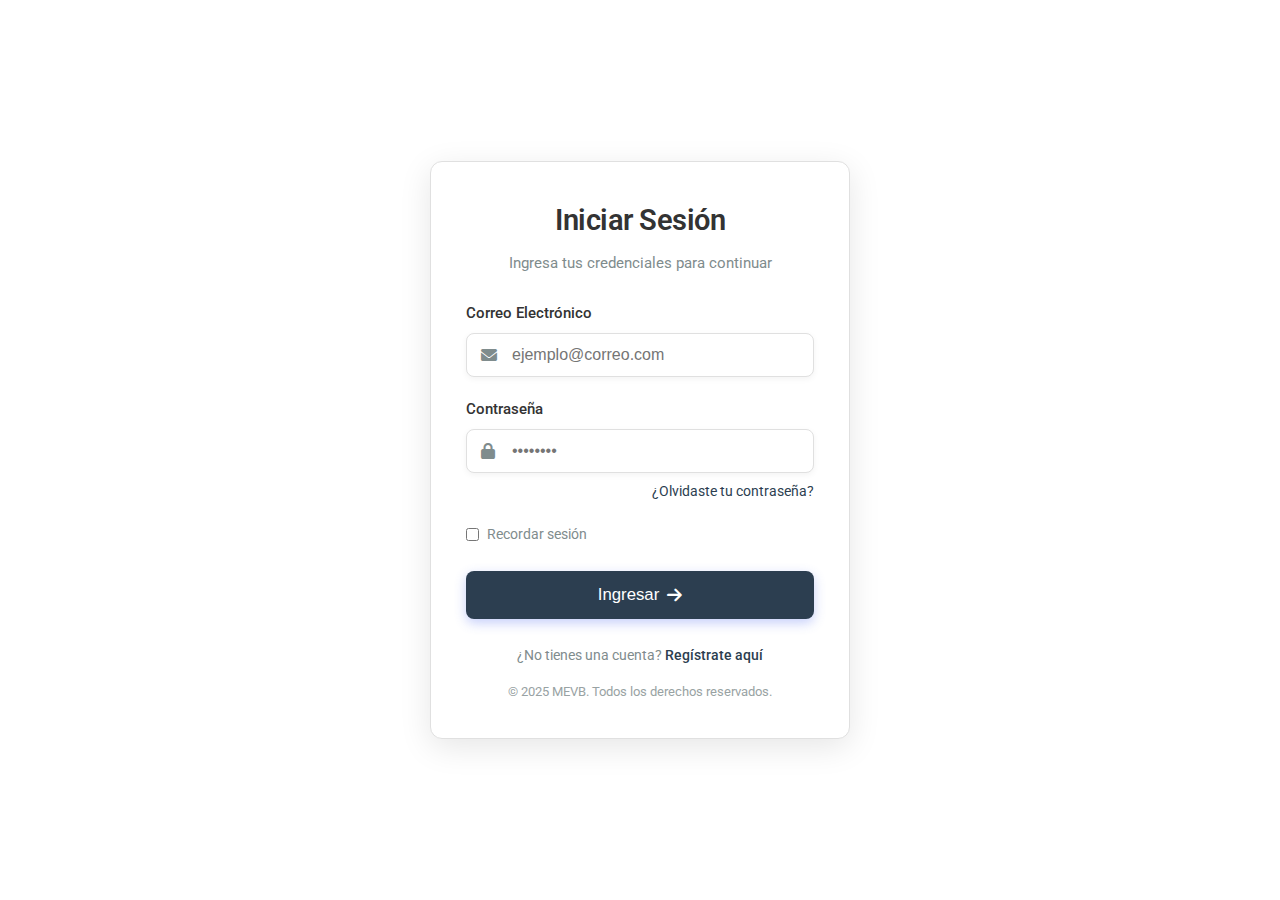
<file: index.html>
<!DOCTYPE html>
<html lang="es">
<head>
    <meta charset="UTF-8">
    <meta name="viewport" content="width=device-width, initial-scale=1.0">
    <title>Iniciar Sesión | MEBV</title>
    <link rel="stylesheet" href="main.css">
    <link href="https://fonts.googleapis.com/css2?family=Roboto:wght@300;400;500;700&display=swap" rel="stylesheet">
    <link rel="stylesheet" href="https://cdnjs.cloudflare.com/ajax/libs/font-awesome/6.0.0/css/all.min.css">
    <meta name="description" content="Acceso a la tienda virtual">
</head>
<body>
    <div class="login-wrapper">
        <div class="login-container">
            <div class="login-header">
                <h1>Iniciar Sesión</h1>
                <p>Ingresa tus credenciales para continuar</p>
            </div>
            
            <form class="login-form" id="loginForm">
                <!-- Campo de email -->
                <div class="form-group">
                    <label for="email">Correo Electrónico</label>
                    <div class="input-with-icon">
                        <i class="fas fa-envelope"></i>
                        <input type="email" id="email" name="email" placeholder="ejemplo@correo.com" required>
                    </div>
                </div>
                
                <!-- Campo de contraseña -->
                <div class="form-group">
                    <label for="password">Contraseña</label>
                    <div class="input-with-icon">
                        <i class="fas fa-lock"></i>
                        <input type="password" id="password" name="password" placeholder="••••••••" required>
                    </div>
                    <a href="forgot-password.html" class="forgot-password">¿Olvidaste tu contraseña?</a>
                </div>
                
                <!-- Recordar sesión -->
                <div class="form-options">
                    <label class="remember-me">
                        <input type="checkbox" name="remember"> Recordar sesión
                    </label>
                </div>
                
                <!-- Botón de inicio de sesión -->
                <button type="submit" class="login-button">
                    <span class="button-text">Ingresar</span>
                    <i class="fas fa-arrow-right"></i>
                </button>
                
                <!-- Mensaje de error -->
                <div id="error-message" class="error-message" style="display: none;"></div>
                
                <!-- Footer -->
                <div class="login-footer">
                    <p>¿No tienes una cuenta? <a href="register.html" class="register-link">Regístrate aquí</a></p>
                    <p class="copyright">&copy; 2025 MEVB. Todos los derechos reservados.</p>
                </div>
            </form>
        </div>
    </div>

    <script>
        document.getElementById('loginForm').addEventListener('submit', function(e) {
            e.preventDefault();
            
            const email = document.getElementById('email').value;
            const password = document.getElementById('password').value;
            
            if(email && password) {
                // Simulación de redirección según rol
                const userRole = 'cliente'; // Esto vendría de la respuesta del servidor
                
                // Mostrar mensaje de éxito
                document.getElementById('error-message').style.display = 'none';
                alert('Inicio de sesión exitoso. Serás redirigido según tu rol.');
                // window.location.href = '/dashboard-' + userRole + '.html';
            } else {
                document.getElementById('error-message').style.display = 'block';
                document.getElementById('error-message').textContent = 'Por favor ingresa email y contraseña válidos';
            }
        });
    </script>
</body>
</html>
</file>
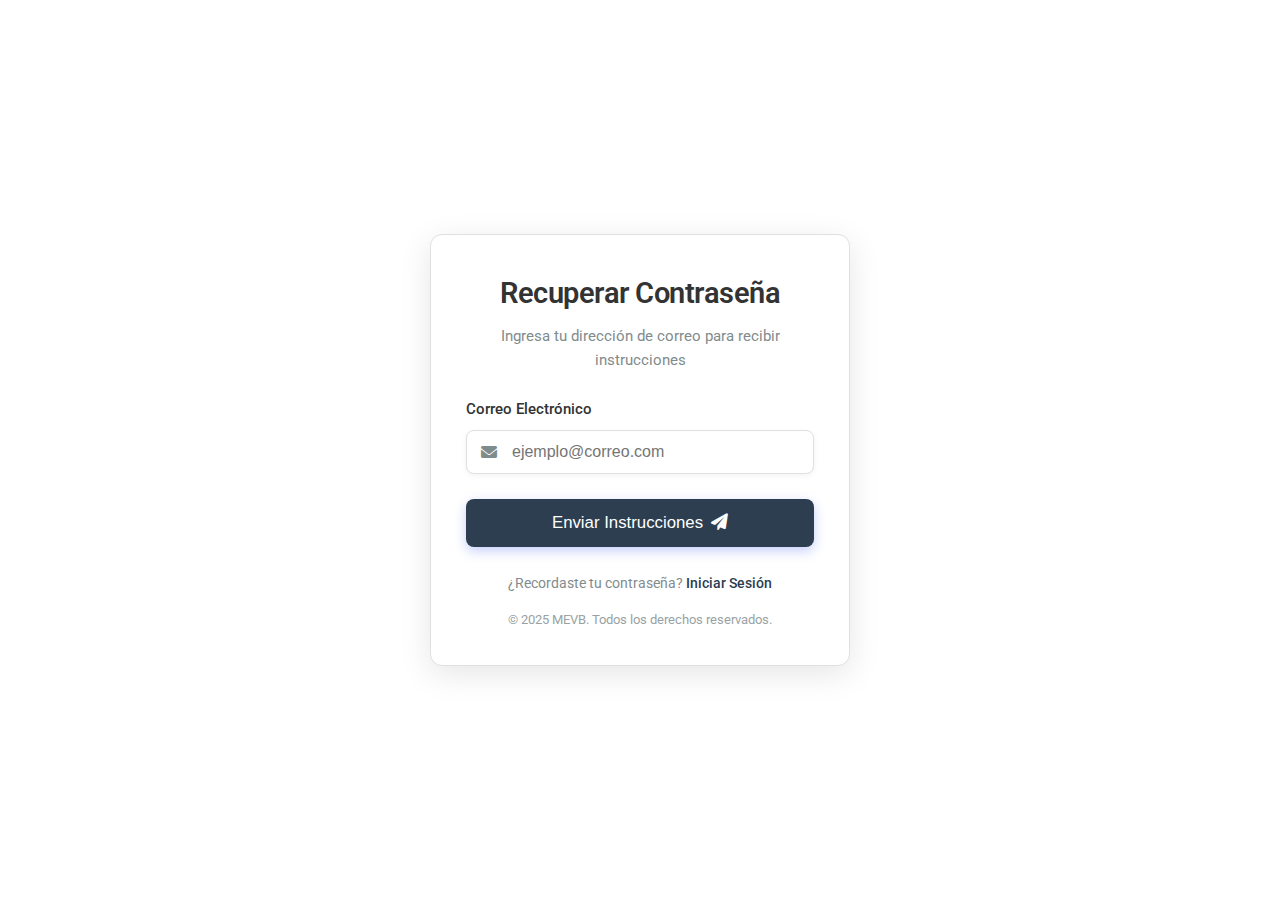
<file: forgot-password.html>
<!DOCTYPE html>
<html lang="es">
<head>
    <meta charset="UTF-8">
    <meta name="viewport" content="width=device-width, initial-scale=1.0">
    <title>Recuperar Contraseña | MEBV</title>
    <link rel="stylesheet" href="main.css">
    <link href="https://fonts.googleapis.com/css2?family=Roboto:wght@300;400;500;700&display=swap" rel="stylesheet">
    <link rel="stylesheet" href="https://cdnjs.cloudflare.com/ajax/libs/font-awesome/6.0.0/css/all.min.css">
    <meta name="description" content="Recupera tu contraseña de la tienda virtual">
</head>
<body>
    <div class="login-wrapper">
        <div class="login-container">
            <!-- Header with password recovery title -->
            <div class="login-header">
                <h1>Recuperar Contraseña</h1>
                <p>Ingresa tu dirección de correo para recibir instrucciones</p>
            </div>
            
            <!-- Password recovery form -->
            <form class="login-form" id="recoveryForm">
                <!-- Email input field -->
                <div class="form-group">
                    <label for="email">Correo Electrónico</label>
                    <div class="input-with-icon">
                        <i class="fas fa-envelope"></i>
                        <input type="email" id="email" name="email" placeholder="ejemplo@correo.com" required>
                    </div>
                </div>
                
                <!-- Submit button -->
                <button type="submit" class="login-button">
                    <span class="button-text">Enviar Instrucciones</span>
                    <i class="fas fa-paper-plane"></i>
                </button>
                
                <!-- Mensaje de éxito -->
                <div id="success-message" class="success-message" style="display: none;"></div>
                
                <!-- Footer with link back to login -->
                <div class="login-footer">
                    <p>¿Recordaste tu contraseña? <a href="index.html" class="register-link">Iniciar Sesión</a></p>
                    <p class="copyright">&copy; 2025 MEVB. Todos los derechos reservados.</p>
                </div>
            </form>
        </div>
    </div>

    <script>
        document.getElementById('recoveryForm').addEventListener('submit', function(e) {
            e.preventDefault();
            
            const email = document.getElementById('email').value;
            
            if(email) {
                // Simular envío de instrucciones
                document.getElementById('success-message').style.display = 'block';
                document.getElementById('success-message').textContent = 'Se han enviado instrucciones a tu correo electrónico.';
                document.getElementById('success-message').className = 'success-message';
                
                // Limpiar formulario
                this.reset();
            }
        });
    </script>
</body>
</html>
</file>
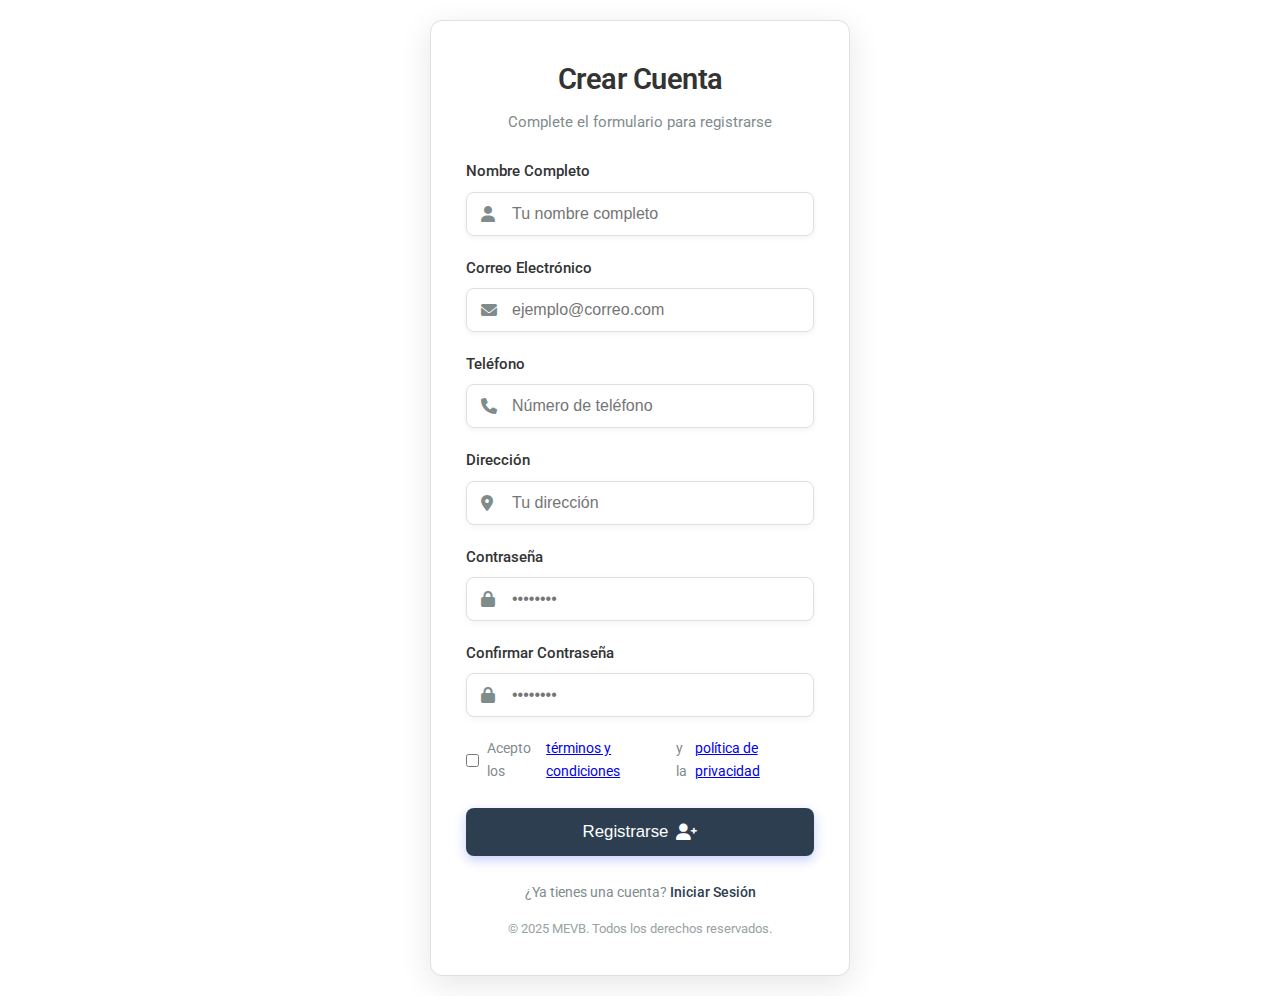
<file: register.html>
<!DOCTYPE html>
<html lang="es">
<head>
    <meta charset="UTF-8">
    <meta name="viewport" content="width=device-width, initial-scale=1.0">
    <title>Registro | MEVB</title>
    <link rel="stylesheet" href="main.css">
    <link href="https://fonts.googleapis.com/css2?family=Roboto:wght@300;400;500;700&display=swap" rel="stylesheet">
    <link rel="stylesheet" href="https://cdnjs.cloudflare.com/ajax/libs/font-awesome/6.0.0/css/all.min.css">
    <meta name="description" content="Regístrate en nuestra tienda virtual">
</head>
<body>
    <div class="login-wrapper">
        <div class="login-container">
            <!-- Header con título de registro -->
            <div class="login-header">
                <h1>Crear Cuenta</h1>
                <p>Complete el formulario para registrarse</p>
            </div>
            
            <!-- Formulario de registro -->
            <form class="login-form" id="registerForm">
                <!-- Nombre completo -->
                <div class="form-group">
                    <label for="name">Nombre Completo</label>
                    <div class="input-with-icon">
                        <i class="fas fa-user"></i>
                        <input type="text" id="name" name="name" placeholder="Tu nombre completo" required>
                    </div>
                </div>
                
                <!-- Email -->
                <div class="form-group">
                    <label for="email">Correo Electrónico</label>
                    <div class="input-with-icon">
                        <i class="fas fa-envelope"></i>
                        <input type="email" id="email" name="email" placeholder="ejemplo@correo.com" required>
                    </div>
                </div>
                
                <!-- Teléfono -->
                <div class="form-group">
                    <label for="phone">Teléfono</label>
                    <div class="input-with-icon">
                        <i class="fas fa-phone"></i>
                        <input type="tel" id="phone" name="phone" placeholder="Número de teléfono" required>
                    </div>
                </div>
                
                <!-- Dirección -->
                <div class="form-group">
                    <label for="address">Dirección</label>
                    <div class="input-with-icon">
                        <i class="fas fa-map-marker-alt"></i>
                        <input type="text" id="address" name="address" placeholder="Tu dirección" required>
                    </div>
                </div>
                
                <!-- Contraseña -->
                <div class="form-group">
                    <label for="password">Contraseña</label>
                    <div class="input-with-icon">
                        <i class="fas fa-lock"></i>
                        <input type="password" id="password" name="password" placeholder="••••••••" required>
                    </div>
                </div>
                
                <!-- Confirmar contraseña -->
                <div class="form-group">
                    <label for="confirm-password">Confirmar Contraseña</label>
                    <div class="input-with-icon">
                        <i class="fas fa-lock"></i>
                        <input type="password" id="confirm-password" name="confirm-password" placeholder="••••••••" required>
                    </div>
                </div>
                
                <!-- Términos y condiciones -->
                <div class="form-options">
                    <label class="remember-me">
                        <input type="checkbox" name="terms" required> Acepto los <a href="#">términos y condiciones</a> y la <a href="#">política de privacidad</a>
                    </label>
                </div>
                
                <!-- Mensaje de error -->
                <div id="error-message" class="error-message" style="display: none;"></div>
                
                <!-- Botón de registro -->
                <button type="submit" class="login-button">
                    <span class="button-text">Registrarse</span>
                    <i class="fas fa-user-plus"></i>
                </button>
                
                <!-- Footer con enlace a login -->
                <div class="login-footer">
                    <p>¿Ya tienes una cuenta? <a href="index.html" class="register-link">Iniciar Sesión</a></p>
                    <p class="copyright">&copy; 2025 MEVB. Todos los derechos reservados.</p>
                </div>
            </form>
        </div>
    </div>

    <script>
        document.getElementById('registerForm').addEventListener('submit', function(e) {
            e.preventDefault();
            
            const password = document.getElementById('password').value;
            const confirmPassword = document.getElementById('confirm-password').value;
            
            if(password !== confirmPassword) {
                document.getElementById('error-message').style.display = 'block';
                document.getElementById('error-message').textContent = 'Las contraseñas no coinciden';
                return;
            }
            
            // Simular registro exitoso
            alert('Registro exitoso. Serás redirigido al inicio de sesión.');
            window.location.href = 'index.html';
        });
    </script>
</body>
</html>
</file>
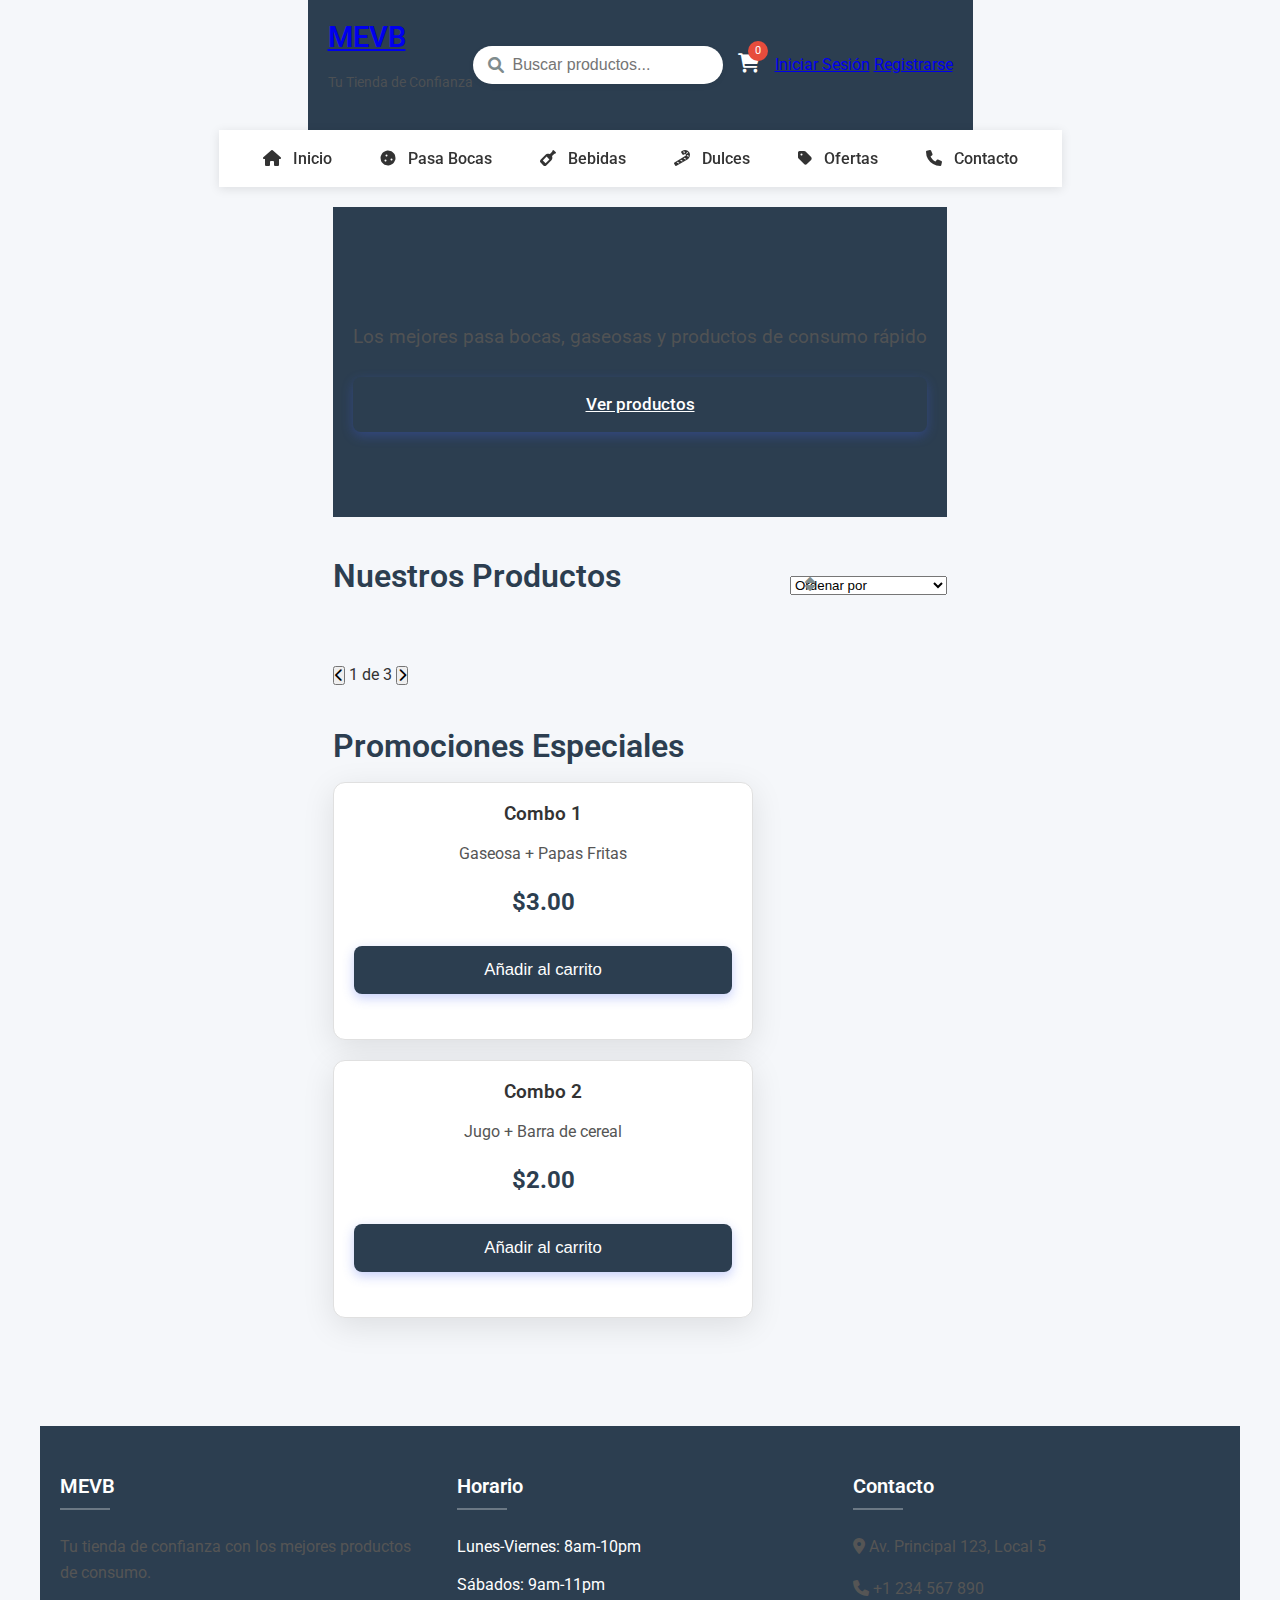
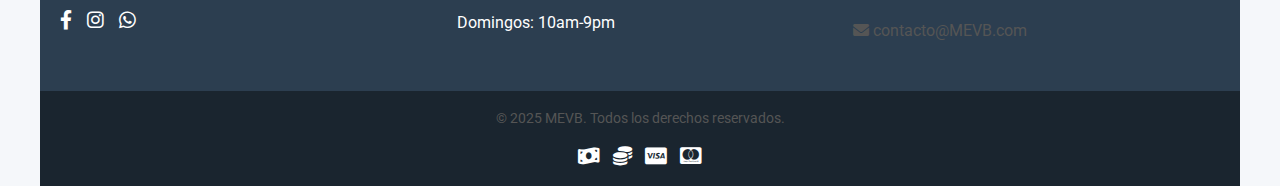
<file: cliente/client.html>
<!DOCTYPE html>
<html lang="es">
<head>
    <meta charset="UTF-8">
    <meta name="viewport" content="width=device-width, initial-scale=1.0">
    <meta name="description" content="Kiosko Digital - Pasa bocas, gaseosas, dulces y más para tu consumo diario">
    <title>MEVB - Productos de consumo rápido</title>
    <link rel="stylesheet" href="../main.css">
    <link href="https://fonts.googleapis.com/css2?family=Roboto:wght@300;400;500;700&display=swap" rel="stylesheet">
    <link rel="stylesheet" href="https://cdnjs.cloudflare.com/ajax/libs/font-awesome/6.0.0/css/all.min.css">
</head>
<body class="client-body">
    <header class="client-header">
        <div class="header-content">
            <div class="logo">
                <h1><a href="#">MEVB</a></h1>
                <p class="tagline">Tu Tienda de Confianza</p>
            </div>
            <div class="user-actions">
                <div class="search-box input-with-icon">
                    <i class="fas fa-search"></i>
                    <input type="text" placeholder="Buscar productos...">
                </div>
                <a href="#" id="cart-btn" class="cart-btn">
                    <i class="fas fa-shopping-cart"></i>
                    <span id="cart-count" class="cart-count">0</span>
                </a>
                <div class="auth-buttons">
                    <a href="#" id="login-btn" class="btn btn-outline">Iniciar Sesión</a>
                    <a href="#" id="register-btn" class="btn btn-primary">Registrarse</a>
                </div>
            </div>
        </div>
    </header>
    
    <nav class="client-nav">
        <div class="nav-container">
            <ul>
                <li><a href="#"><i class="fas fa-home"></i> Inicio</a></li>
                <li><a href="#"><i class="fas fa-cookie"></i> Pasa Bocas</a></li>
                <li><a href="#"><i class="fas fa-wine-bottle"></i> Bebidas</a></li>
                <li><a href="#"><i class="fas fa-candy-cane"></i> Dulces</a></li>
                <li><a href="#"><i class="fas fa-tag"></i> Ofertas</a></li>
                <li><a href="#"><i class="fas fa-phone"></i> Contacto</a></li>
            </ul>
        </div>
    </nav>
    
    <main class="client-main">
        <section class="hero-banner">
            <div class="hero-content">
                <h2>Bienvenido a MEVB</h2>
                <p>Los mejores pasa bocas, gaseosas y productos de consumo rápido</p>
                <a href="#" class="login-button">Ver productos</a>
            </div>
        </section>
        
        <section class="products-section">
            <div class="section-header">
                <h2>Nuestros Productos</h2>
                <div class="sort-options input-with-icon">
                    <i class="fas fa-sort"></i>
                    <select id="sort-products">
                        <option value="default">Ordenar por</option>
                        <option value="price-asc">Precio: menor a mayor</option>
                        <option value="price-desc">Precio: mayor a menor</option>
                        <option value="name-asc">Nombre: A-Z</option>
                        <option value="name-desc">Nombre: Z-A</option>
                    </select>
                </div>
            </div>
            <div class="product-grid" id="product-grid">
                <!-- Productos se cargarán aquí con JavaScript -->
            </div>
            <div class="pagination">
                <button class="btn btn-outline"><i class="fas fa-chevron-left"></i></button>
                <span>1 de 3</span>
                <button class="btn btn-outline"><i class="fas fa-chevron-right"></i></button>
            </div>
        </section>
        
        <section class="promotions-section">
            <h2>Promociones Especiales</h2>
            <div class="promotions-grid">
                <div class="promotion-card login-container">
                    <h3>Combo 1</h3>
                    <p>Gaseosa + Papas Fritas</p>
                    <span class="promo-price">$3.00</span>
                    <button class="login-button">Añadir al carrito</button>
                </div>
                <div class="promotion-card login-container">
                    <h3>Combo 2</h3>
                    <p>Jugo + Barra de cereal</p>
                    <span class="promo-price">$2.00</span>
                    <button class="login-button">Añadir al carrito</button>
                </div>
            </div>
        </section>
    </main>
    
    <footer class="client-footer">
        <div class="footer-content">
            <div class="footer-section">
                <h3>MEVB</h3>
                <p>Tu tienda de confianza con los mejores productos de consumo.</p>
                <div class="social-icons">
                    <a href="#"><i class="fab fa-facebook-f"></i></a>
                    <a href="#"><i class="fab fa-instagram"></i></a>
                    <a href="#"><i class="fab fa-whatsapp"></i></a>
                </div>
            </div>
            <div class="footer-section">
                <h3>Horario</h3>
                <ul>
                    <li>Lunes-Viernes: 8am-10pm</li>
                    <li>Sábados: 9am-11pm</li>
                    <li>Domingos: 10am-9pm</li>
                </ul>
            </div>
            <div class="footer-section">
                <h3>Contacto</h3>
                <p><i class="fas fa-map-marker-alt"></i> Av. Principal 123, Local 5</p>
                <p><i class="fas fa-phone"></i> +1 234 567 890</p>
                <p><i class="fas fa-envelope"></i> contacto@MEVB.com</p>
            </div>
        </div>
        <div class="footer-bottom">
            <p>&copy; 2025 MEVB. Todos los derechos reservados.</p>
            <div class="payment-methods">
                <i class="fas fa-money-bill-wave"></i>
                <i class="fas fa-coins"></i>
                <i class="fab fa-cc-visa"></i>
                <i class="fab fa-cc-mastercard"></i>
            </div>
        </div>
    </footer>
    
    <!-- Modales -->
    <div class="modal" id="login-modal">
        <div class="modal-content login-container">
            <span class="close">&times;</span>
            <h2>Iniciar Sesión</h2>
            <form id="login-form" class="login-form">
                <div class="form-group">
                    <label for="email">Correo electrónico</label>
                    <div class="input-with-icon">
                        <i class="fas fa-envelope"></i>
                        <input type="email" id="email" placeholder="tu@email.com" required>
                    </div>
                </div>
                <div class="form-group">
                    <label for="password">Contraseña</label>
                    <div class="input-with-icon">
                        <i class="fas fa-lock"></i>
                        <input type="password" id="password" placeholder="••••••••" required>
                    </div>
                    <a href="#" class="forgot-password">¿Olvidaste tu contraseña?</a>
                </div>
                <button type="submit" class="login-button">Ingresar</button>
                <div class="form-footer">
                    <p>¿No tienes cuenta? <a href="#" id="show-register">Regístrate</a></p>
                </div>
            </form>
        </div>
    </div>
    
    <div class="modal" id="register-modal">
        <div class="modal-content login-container">
            <span class="close">&times;</span>
            <h2>Registrarse</h2>
            <form id="register-form" class="login-form">
                <div class="form-group">
                    <label for="reg-name">Nombre completo</label>
                    <div class="input-with-icon">
                        <i class="fas fa-user"></i>
                        <input type="text" id="reg-name" placeholder="Tu nombre" required>
                    </div>
                </div>
                <div class="form-group">
                    <label for="reg-email">Correo electrónico</label>
                    <div class="input-with-icon">
                        <i class="fas fa-envelope"></i>
                        <input type="email" id="reg-email" placeholder="tu@email.com" required>
                    </div>
                </div>
                <div class="form-group">
                    <label for="reg-password">Contraseña</label>
                    <div class="input-with-icon">
                        <i class="fas fa-lock"></i>
                        <input type="password" id="reg-password" placeholder="••••••••" required>
                    </div>
                </div>
                <div class="form-group">
                    <label for="reg-confirm-password">Confirmar contraseña</label>
                    <div class="input-with-icon">
                        <i class="fas fa-lock"></i>
                        <input type="password" id="reg-confirm-password" placeholder="••••••••" required>
                    </div>
                </div>
                <button type="submit" class="login-button">Registrarse</button>
                <div class="form-footer">
                    <p>¿Ya tienes cuenta? <a href="#" id="show-login">Inicia sesión</a></p>
                </div>
            </form>
        </div>
    </div>
    
    <div class="modal" id="cart-modal">
        <div class="modal-content login-container">
            <span class="close">&times;</span>
            <h2>Tu Carrito</h2>
            <div id="cart-items">
                <!-- Ítems del carrito se cargarán aquí -->
            </div>
            <div class="cart-summary">
                <div class="cart-total">
                    <p>Subtotal: <span>$<span id="cart-subtotal">0.00</span></span></p>
                    <p>Envío: <span>$<span id="cart-shipping">0.00</span></span></p>
                    <p class="total">Total: <span>$<span id="cart-total">0.00</span></span></p>
                </div>
                <button id="checkout-btn" class="login-button">Finalizar Compra</button>
                <a href="#" class="continue-shopping">Seguir comprando</a>
            </div>
        </div>
    </div>
    
    <div class="toast" id="toast"></div>
    
    <script src="script.js"></script>
</body>
</html>
</file>
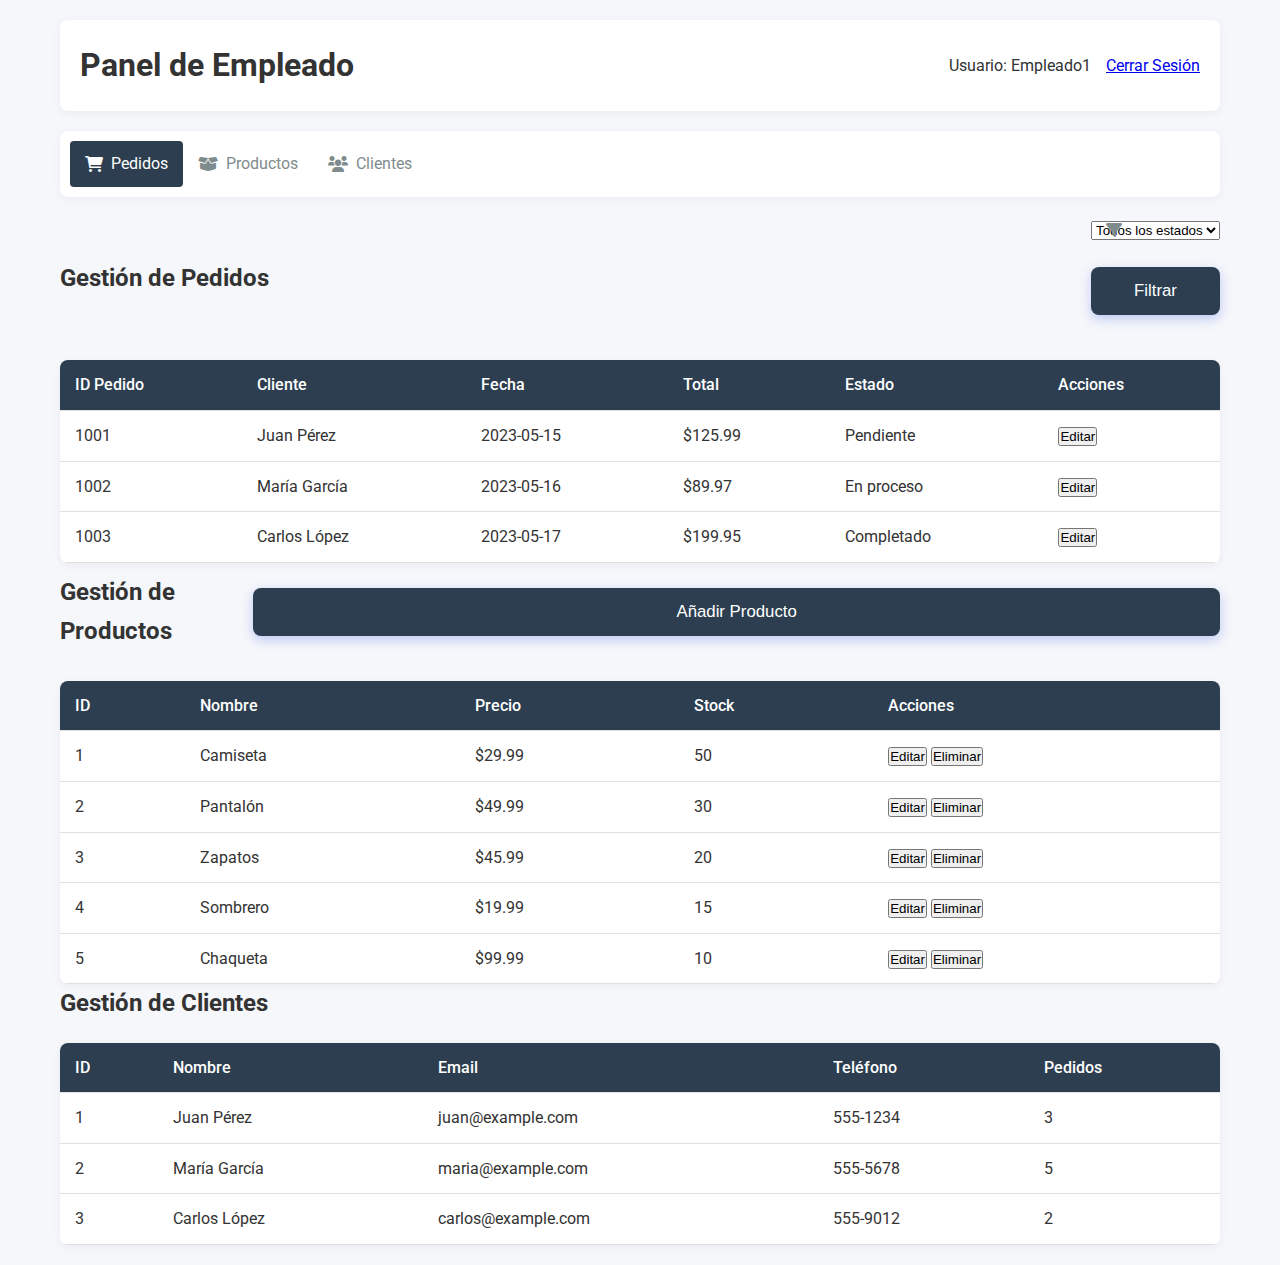
<file: usuario/us.html>
<!DOCTYPE html>
<html lang="es">
<head>
    <meta charset="UTF-8">
    <meta name="viewport" content="width=device-width, initial-scale=1.0">
    <title>Tienda - Panel de Empleado</title>
    <link rel="stylesheet" href="../main.css">
    <link href="https://fonts.googleapis.com/css2?family=Roboto:wght@300;400;500;700&display=swap" rel="stylesheet">
    <link rel="stylesheet" href="https://cdnjs.cloudflare.com/ajax/libs/font-awesome/6.0.0/css/all.min.css">
</head>
<body class="panel-body">
    <div class="panel-wrapper">
        <header class="panel-header">
            <h1>Panel de Empleado</h1>
            <div class="user-actions">
                <span id="user-name" class="user-name">Usuario: Empleado1</span>
                <a href="#" id="logout-btn" class="logout-btn">Cerrar Sesión</a>
            </div>
        </header>
        
        <nav class="panel-nav">
            <ul>
                <li><a href="#" class="active" data-section="orders"><i class="fas fa-shopping-cart"></i> Pedidos</a></li>
                <li><a href="#" data-section="products"><i class="fas fa-box-open"></i> Productos</a></li>
                <li><a href="#" data-section="customers"><i class="fas fa-users"></i> Clientes</a></li>
            </ul>
        </nav>
        
        <main class="panel-main">
            <section id="orders-section" class="content-section active">
                <div class="section-header">
                    <h2>Gestión de Pedidos</h2>
                    <div class="filters">
                        <div class="input-with-icon">
                            <i class="fas fa-filter"></i>
                            <select id="order-status" class="form-select">
                                <option value="all">Todos los estados</option>
                                <option value="pending">Pendientes</option>
                                <option value="processing">En proceso</option>
                                <option value="completed">Completados</option>
                                <option value="cancelled">Cancelados</option>
                            </select>
                        </div>
                        <button id="filter-orders" class="login-button">Filtrar</button>
                    </div>
                </div>
                <div class="table-container">
                    <table id="orders-table" class="panel-table">
                        <thead>
                            <tr>
                                <th>ID Pedido</th>
                                <th>Cliente</th>
                                <th>Fecha</th>
                                <th>Total</th>
                                <th>Estado</th>
                                <th>Acciones</th>
                            </tr>
                        </thead>
                        <tbody>
                            <!-- Pedidos se cargarán aquí con JavaScript -->
                        </tbody>
                    </table>
                </div>
            </section>
            
            <section id="products-section" class="content-section">
                <div class="section-header">
                    <h2>Gestión de Productos</h2>
                    <button id="add-product" class="login-button">Añadir Producto</button>
                </div>
                <div class="table-container">
                    <table id="products-table" class="panel-table">
                        <thead>
                            <tr>
                                <th>ID</th>
                                <th>Nombre</th>
                                <th>Precio</th>
                                <th>Stock</th>
                                <th>Acciones</th>
                            </tr>
                        </thead>
                        <tbody>
                            <!-- Productos se cargarán aquí con JavaScript -->
                        </tbody>
                    </table>
                </div>
            </section>
            
            <section id="customers-section" class="content-section">
                <div class="section-header">
                    <h2>Gestión de Clientes</h2>
                </div>
                <div class="table-container">
                    <table id="customers-table" class="panel-table">
                        <thead>
                            <tr>
                                <th>ID</th>
                                <th>Nombre</th>
                                <th>Email</th>
                                <th>Teléfono</th>
                                <th>Pedidos</th>
                            </tr>
                        </thead>
                        <tbody>
                            <!-- Clientes se cargarán aquí con JavaScript -->
                        </tbody>
                    </table>
                </div>
            </section>
        </main>
    </div>
    
    <!-- Modal para editar pedido -->
    <div class="modal" id="order-modal">
        <div class="modal-content login-container">
            <span class="close">&times;</span>
            <h2>Editar Pedido #<span id="order-id"></span></h2>
            <form id="order-form" class="login-form">
                <div class="form-group">
                    <label for="order-customer">Cliente:</label>
                    <input type="text" id="order-customer" class="input-with-icon" readonly>
                </div>
                <div class="form-group">
                    <label for="order-date">Fecha:</label>
                    <input type="text" id="order-date" class="input-with-icon" readonly>
                </div>
                <div class="form-group">
                    <label for="order-total">Total:</label>
                    <input type="text" id="order-total" class="input-with-icon" readonly>
                </div>
                <div class="form-group">
                    <label for="order-status-select">Estado:</label>
                    <select id="order-status-select" class="input-with-icon">
                        <option value="pending">Pendiente</option>
                        <option value="processing">En proceso</option>
                        <option value="completed">Completado</option>
                        <option value="cancelled">Cancelado</option>
                    </select>
                </div>
                <div class="form-group">
                    <h3>Productos</h3>
                    <div id="order-items">
                        <!-- Ítems del pedido se cargarán aquí -->
                    </div>
                </div>
                <button type="submit" class="login-button">Guardar Cambios</button>
            </form>
        </div>
    </div>
    
    <!-- Modal para añadir/editar producto -->
    <div class="modal" id="product-modal">
        <div class="modal-content login-container">
            <span class="close">&times;</span>
            <h2 id="product-modal-title">Añadir Producto</h2>
            <form id="product-form" class="login-form">
                <input type="hidden" id="product-id">
                <div class="form-group">
                    <label for="product-name">Nombre:</label>
                    <input type="text" id="product-name" class="input-with-icon" required>
                </div>
                <div class="form-group">
                    <label for="product-price">Precio:</label>
                    <input type="number" id="product-price" class="input-with-icon" step="0.01" required>
                </div>
                <div class="form-group">
                    <label for="product-stock">Stock:</label>
                    <input type="number" id="product-stock" class="input-with-icon" required>
                </div>
                <div class="form-group">
                    <label for="product-description">Descripción:</label>
                    <textarea id="product-description" rows="4" class="input-with-icon"></textarea>
                </div>
                <div class="form-group">
                    <label for="product-image">Imagen (URL):</label>
                    <input type="text" id="product-image" class="input-with-icon">
                </div>
                <button type="submit" class="login-button">Guardar</button>
            </form>
        </div>
    </div>
    
    <script src="script.js"></script>
</body>
</html>
</file>
<file: main.css>
/* ===== VARIABLES Y PALETA DE COLORES ===== */
:root {
    --primary-color: #2c3e50; /* Azul oscuro profesional */
    --primary-hover: #1a252f;
    --secondary-color: #e74c3c; /* Rojo para acciones */
    --accent-color: #3498db; /* Azul para destacar */
    --text-color: #333333;
    --light-text: #7f8c8d;
    --white: #ffffff;
    --light-bg: #f5f7fa;
    --border-color: #e0e0e0;
    --error-color: #e74c3c;
    --success-color: #27ae60;
    --warning-color: #f39c12;
}

/* ===== RESET & BASE STYLES ===== */
* {
    margin: 0;
    padding: 0;
    box-sizing: border-box;
    -webkit-tap-highlight-color: transparent;
}

body {
    font-family: 'Roboto', sans-serif;
    color: var(--text-color);
    line-height: 1.6;
    margin: 0;
    padding: 0;
    min-height: 100vh;
    display: flex;
    justify-content: center;
    align-items: center;
    background-color: var(--white);
}

/* ===== ESTRUCTURA PRINCIPAL ===== */
.login-wrapper {
    display: flex;
    justify-content: center;
    align-items: center;
    min-height: 100vh;
    padding: 20px;
    position: relative;
    z-index: 1;
    width: 100%;
}

.login-container {
    background: var(--white);
    border-radius: 12px;
    box-shadow: 0 8px 32px rgba(0, 0, 0, 0.1);
    width: 100%;
    max-width: 420px;
    padding: 35px;
    border: 1px solid var(--border-color);
    transition: transform 0.3s ease, box-shadow 0.3s ease;
}

.login-container:hover {
    transform: translateY(-5px);
    box-shadow: 0 12px 40px rgba(0, 0, 0, 0.15);
}

/* ===== HEADER ===== */
.login-header {
    margin-bottom: 25px;
    text-align: center;
}

.login-logo {
    width: 90px;
    height: auto;
    margin-bottom: 20px;
    transition: transform 0.3s ease;
}

.login-logo:hover {
    transform: scale(1.05);
}

.login-header h1 {
    font-size: 1.8rem;
    margin-bottom: 8px;
    color: var(--text-color);
    font-weight: 600;
    letter-spacing: -0.5px;
}

.login-header p {
    font-size: 0.95rem;
    color: var(--light-text);
    font-weight: 400;
}

/* ===== FORMULARIO ===== */
.form-group {
    margin-bottom: 20px;
}

.form-group label {
    display: block;
    margin-bottom: 8px;
    font-size: 0.95rem;
    color: var(--text-color);
    font-weight: 500;
}

.input-with-icon {
    position: relative;
}

.input-with-icon i {
    position: absolute;
    left: 15px;
    top: 50%;
    transform: translateY(-50%);
    color: var(--light-text);
    transition: color 0.3s ease;
}

.input-with-icon input {
    width: 100%;
    padding: 12px 15px 12px 45px;
    border: 1px solid var(--border-color);
    border-radius: 8px;
    font-size: 1rem;
    background-color: var(--white);
    transition: all 0.3s ease;
    box-shadow: 0 2px 6px rgba(0, 0, 0, 0.05);
}

.input-with-icon input:focus {
    border-color: var(--primary-color);
    outline: none;
    box-shadow: 0 4px 12px rgba(67, 97, 238, 0.15);
}

.input-with-icon input:focus + i {
    color: var(--primary-color);
}

.forgot-password {
    display: block;
    font-size: 0.85rem;
    color: var(--primary-color);
    text-align: right;
    margin-top: 8px;
    text-decoration: none;
    transition: color 0.2s ease;
}

.forgot-password:hover {
    color: var(--primary-hover);
    text-decoration: underline;
}

/* ===== OPCIONES DE FORMULARIO ===== */
.form-options {
    margin: 20px 0;
    display: flex;
    justify-content: space-between;
    align-items: center;
}

.remember-me {
    display: flex;
    align-items: center;
    font-size: 0.9rem;
    color: var(--light-text);
    cursor: pointer;
}

.remember-me input {
    margin-right: 8px;
    cursor: pointer;
}

/* ===== BOTÓN DE LOGIN ===== */
.login-button {
    width: 100%;
    padding: 14px;
    background-color: var(--primary-color);
    color: var(--white);
    border: none;
    border-radius: 8px;
    font-size: 1.05rem;
    font-weight: 500;
    cursor: pointer;
    margin: 25px 0;
    display: flex;
    align-items: center;
    justify-content: center;
    transition: all 0.3s ease;
    box-shadow: 0 4px 12px rgba(67, 97, 238, 0.3);
    position: relative;
    overflow: hidden;
}

.login-button:hover {
    background-color: var(--primary-hover);
    transform: translateY(-3px);
    box-shadow: 0 6px 16px rgba(67, 97, 238, 0.4);
}

.login-button:active {
    transform: translateY(0);
}

.login-button .button-text {
    margin-right: 8px;
    position: relative;
    z-index: 1;
}

.login-button i {
    position: relative;
    z-index: 1;
}

.login-button::after {
    content: '';
    position: absolute;
    top: 50%;
    left: 50%;
    width: 5px;
    height: 5px;
    background: rgba(255, 255, 255, 0.5);
    opacity: 0;
    border-radius: 100%;
    transform: scale(1, 1) translate(-50%);
    transform-origin: 50% 50%;
}

.login-button:focus:not(:active)::after {
    animation: ripple 0.6s ease-out;
}

/* ===== MENSAJES ===== */
.error-message {
    color: var(--error-color);
    background-color: rgba(230, 57, 70, 0.1);
    padding: 12px;
    border-radius: 8px;
    margin: 15px 0;
    text-align: center;
    font-size: 0.9rem;
    border: 1px solid rgba(230, 57, 70, 0.3);
    display: none;
    animation: fadeIn 0.3s ease;
}

.success-message {
    color: var(--success-color);
    background-color: rgba(42, 157, 143, 0.1);
    padding: 12px;
    border-radius: 8px;
    margin: 15px 0;
    text-align: center;
    font-size: 0.9rem;
    border: 1px solid rgba(42, 157, 143, 0.3);
    display: none;
    animation: fadeIn 0.3s ease;
}

/* ===== FOOTER ===== */
.login-footer {
    text-align: center;
    font-size: 0.9rem;
    color: var(--light-text);
    margin-top: 20px;
}

.login-footer a {
    color: var(--primary-color);
    text-decoration: none;
    font-weight: 500;
    transition: color 0.2s ease;
}

.login-footer a:hover {
    color: var(--primary-hover);
    text-decoration: underline;
}

.copyright {
    margin-top: 15px;
    font-size: 0.8rem;
    opacity: 0.8;
}

/* ===== NUEVOS COMPONENTES ===== */
/* Selector de tipo de usuario */
.user-type-selector {
    margin: 15px 0;
}

.user-type-selector label {
    display: block;
    margin-bottom: 8px;
    font-size: 0.95rem;
    color: var(--text-color);
    font-weight: 500;
}

.user-type-selector select {
    width: 100%;
    padding: 12px 15px;
    border: 1px solid var(--border-color);
    border-radius: 8px;
    font-size: 1rem;
    background-color: var(--white);
    transition: all 0.3s ease;
}

/* Badges de roles */
.admin-badge {
    background-color: #e74c3c;
    color: white;
    padding: 3px 8px;
    border-radius: 4px;
    font-size: 0.8rem;
    margin-left: 5px;
}

.staff-badge {
    background-color: #3498db;
    color: white;
    padding: 3px 8px;
    border-radius: 4px;
    font-size: 0.8rem;
    margin-left: 5px;
}

.customer-badge {
    background-color: #2ecc71;
    color: white;
    padding: 3px 8px;
    border-radius: 4px;
    font-size: 0.8rem;
    margin-left: 5px;
}

/* ===== ANIMACIONES ===== */
@keyframes fadeIn {
    from { opacity: 0; transform: translateY(-10px); }
    to { opacity: 1; transform: translateY(0); }
}

@keyframes shake {
    0%, 100% { transform: translateX(0); }
    10%, 30%, 50%, 70%, 90% { transform: translateX(-5px); }
    20%, 40%, 60%, 80% { transform: translateX(5px); }
}

@keyframes ripple {
    0% { transform: scale(0, 0); opacity: 0.5; }
    100% { transform: scale(20, 20); opacity: 0; }
}

.shake {
    animation: shake 0.5s;
}

/* ===== RESPONSIVE ===== */
@media (max-width: 480px) {
    .login-container {
        padding: 25px;
        margin: 0 15px;
    }
    
    .login-header h1 {
        font-size: 1.5rem;
    }
    
    .login-button {
        padding: 12px;
    }
}

/* ===== ESTILOS PARA PANELES ===== */
.panel-body, .client-body, .admin-body {
    background-color: #f5f7fa;
    font-family: 'Roboto', sans-serif;
    color: var(--text-color);
}

/* Panel de Empleado */
.panel-wrapper {
    width: 100%;
    max-width: 1200px;
    margin: 0 auto;
    padding: 20px;
}

.panel-header {
    background-color: var(--white);
    padding: 20px;
    border-radius: 8px;
    margin-bottom: 20px;
    box-shadow: 0 2px 10px rgba(0,0,0,0.05);
    display: flex;
    justify-content: space-between;
    align-items: center;
}

.panel-nav ul {
    display: flex;
    list-style: none;
    margin-bottom: 20px;
    background-color: var(--white);
    border-radius: 8px;
    padding: 10px;
    box-shadow: 0 2px 10px rgba(0,0,0,0.05);
}

.panel-nav li a {
    padding: 10px 15px;
    text-decoration: none;
    color: var(--light-text);
    display: flex;
    align-items: center;
    transition: all 0.3s ease;
    border-radius: 4px;
}

.panel-nav li a i {
    margin-right: 8px;
}

.panel-nav li a.active, .panel-nav li a:hover {
    background-color: var(--primary-color);
    color: var(--white);
}

.panel-table {
    width: 100%;
    border-collapse: collapse;
    background-color: var(--white);
    border-radius: 8px;
    overflow: hidden;
    box-shadow: 0 2px 10px rgba(0,0,0,0.05);
}

.panel-table th, .panel-table td {
    padding: 12px 15px;
    text-align: left;
    border-bottom: 1px solid var(--border-color);
}

.panel-table th {
    background-color: var(--primary-color);
    color: var(--white);
    font-weight: 500;
}

.panel-table tr:hover {
    background-color: rgba(0,0,0,0.02);
}

.section-header {
    display: flex;
    justify-content: space-between;
    align-items: center;
    margin-bottom: 20px;
}

/* Tienda Cliente */
.client-header {
    background-color: var(--primary-color);
    color: var(--white);
    padding: 20px 0;
}

.header-content {
    display: flex;
    justify-content: space-between;
    align-items: center;
    max-width: 1200px;
    margin: 0 auto;
    padding: 0 20px;
}

.logo h1 {
    margin: 0;
    font-size: 1.8rem;
}

.tagline {
    margin: 0;
    font-size: 0.9rem;
    opacity: 0.8;
}

.user-actions {
    display: flex;
    align-items: center;
    gap: 15px;
}

.search-box {
    position: relative;
    width: 250px;
}

.search-box input {
    width: 100%;
    padding: 10px 15px 10px 40px;
    border-radius: 20px;
    border: none;
    outline: none;
}

.cart-btn {
    color: var(--white);
    font-size: 1.2rem;
    position: relative;
}

.cart-count {
    position: absolute;
    top: -8px;
    right: -8px;
    background-color: var(--secondary-color);
    color: var(--white);
    border-radius: 50%;
    width: 20px;
    height: 20px;
    display: flex;
    align-items: center;
    justify-content: center;
    font-size: 0.7rem;
}

.client-nav {
    background-color: var(--white);
    box-shadow: 0 2px 5px rgba(0,0,0,0.1);
}

.nav-container {
    max-width: 1200px;
    margin: 0 auto;
    padding: 0 20px;
}

.client-nav ul {
    display: flex;
    list-style: none;
    margin: 0;
    padding: 0;
}

.client-nav li a {
    display: block;
    padding: 15px 20px;
    text-decoration: none;
    color: var(--text-color);
    transition: all 0.3s ease;
}

.client-nav li a:hover {
    color: var(--primary-color);
}

.client-nav li a i {
    margin-right: 8px;
}

.hero-banner {
    background-color: var(--primary-color);
    color: var(--white);
    padding: 60px 20px;
    text-align: center;
    margin-bottom: 40px;
}

.hero-content h2 {
    font-size: 2.5rem;
    margin-bottom: 15px;
}

.hero-content p {
    font-size: 1.2rem;
    margin-bottom: 25px;
    opacity: 0.9;
}

.product-grid {
    display: grid;
    grid-template-columns: repeat(auto-fill, minmax(250px, 1fr));
    gap: 20px;
    margin-bottom: 30px;
}

.promotions-grid {
    display: grid;
    grid-template-columns: repeat(auto-fill, minmax(300px, 1fr));
    gap: 20px;
    margin-bottom: 30px;
}

.promotion-card {
    padding: 20px;
    text-align: center;
}

.promo-price {
    display: block;
    font-size: 1.5rem;
    font-weight: bold;
    margin: 15px 0;
    color: var(--primary-color);
}

.client-footer {
    background-color: var(--primary-color);
    color: var(--white);
    padding: 40px 0 0;
    margin-top: 40px;
}

.footer-content {
    display: grid;
    grid-template-columns: repeat(auto-fit, minmax(250px, 1fr));
    gap: 30px;
    max-width: 1200px;
    margin: 0 auto;
    padding: 0 20px;
}

.footer-section h3 {
    margin-bottom: 20px;
    font-size: 1.2rem;
}

.footer-section ul {
    list-style: none;
    padding: 0;
}

.footer-section ul li {
    margin-bottom: 10px;
}

.social-icons {
    display: flex;
    gap: 15px;
    margin-top: 20px;
}

.social-icons a {
    color: var(--white);
    font-size: 1.2rem;
}

.footer-bottom {
    background-color: var(--primary-hover);
    padding: 15px 0;
    margin-top: 30px;
    text-align: center;
}

.footer-bottom p {
    margin: 0;
}

.payment-methods {
    margin-top: 10px;
}

.payment-methods i {
    margin: 0 5px;
    font-size: 1.2rem;
}

/* Panel de Administración */
.admin-wrapper {
    display: flex;
    min-height: 100vh;
}

.admin-sidebar {
    width: 250px;
    background-color: var(--primary-color);
    color: var(--white);
    padding: 20px 0;
}

.admin-sidebar .logo {
    display: flex;
    align-items: center;
    padding: 0 20px 20px;
    font-size: 1.2rem;
    font-weight: 500;
}

.admin-sidebar .logo i {
    margin-right: 10px;
    font-size: 1.5rem;
}

.admin-sidebar nav ul {
    list-style: none;
    padding: 0;
}

.admin-sidebar nav li a {
    display: flex;
    align-items: center;
    padding: 12px 20px;
    color: var(--white);
    text-decoration: none;
    transition: all 0.3s ease;
}

.admin-sidebar nav li a i {
    margin-right: 10px;
    width: 20px;
    text-align: center;
}

.admin-sidebar nav li a:hover, .admin-sidebar nav li.active a {
    background-color: var(--primary-hover);
}

.admin-main {
    flex: 1;
    padding: 20px;
    background-color: #f5f7fa;
}

.admin-header {
    display: flex;
    justify-content: space-between;
    align-items: center;
    margin-bottom: 20px;
    padding-bottom: 20px;
    border-bottom: 1px solid var(--border-color);
}

.header-right {
    display: flex;
    align-items: center;
    gap: 20px;
}

.notifications {
    position: relative;
    cursor: pointer;
}

.badge {
    position: absolute;
    top: -5px;
    right: -5px;
    background-color: var(--secondary-color);
    color: var(--white);
    border-radius: 50%;
    width: 18px;
    height: 18px;
    display: flex;
    align-items: center;
    justify-content: center;
    font-size: 0.7rem;
}

.admin-profile {
    display: flex;
    align-items: center;
    gap: 10px;
    cursor: pointer;
}

.admin-profile img {
    border-radius: 50%;
}

.stats-cards {
    display: grid;
    grid-template-columns: repeat(auto-fit, minmax(250px, 1fr));
    gap: 20px;
    margin-bottom: 30px;
}

.card {
    display: flex;
    align-items: center;
    padding: 20px;
}

.card-icon {
    width: 60px;
    height: 60px;
    border-radius: 50%;
    display: flex;
    align-items: center;
    justify-content: center;
    margin-right: 20px;
    font-size: 1.5rem;
    color: var(--white);
    background-color: var(--primary-color);
}

.card-info h3 {
    font-size: 1rem;
    margin-bottom: 5px;
    color: var(--light-text);
}

.card-info p {
    font-size: 1.5rem;
    font-weight: 500;
    margin-bottom: 5px;
}

.trend {
    font-size: 0.8rem;
}

.trend.up {
    color: var(--success-color);
}

.trend.down {
    color: var(--error-color);
}

.content-row {
    display: grid;
    grid-template-columns: 2fr 1fr;
    gap: 20px;
}

.chart-container {
    padding: 20px;
}

.recent-orders {
    padding: 20px;
}

.status {
    display: inline-block;
    padding: 5px 10px;
    border-radius: 20px;
    font-size: 0.8rem;
    font-weight: 500;
}

.status.completed {
    background-color: rgba(46, 204, 113, 0.2);
    color: var(--success-color);
}

.status.processing {
    background-color: rgba(52, 152, 219, 0.2);
    color: #3498db;
}

.status.pending {
    background-color: rgba(241, 196, 15, 0.2);
    color: #f1c40f;
}

/* Modales */
.modal {
    display: none;
    position: fixed;
    top: 0;
    left: 0;
    width: 100%;
    height: 100%;
    background-color: rgba(0,0,0,0.5);
    z-index: 1000;
    justify-content: center;
    align-items: center;
}

.modal-content {
    position: relative;
    max-width: 500px;
    width: 90%;
    max-height: 90vh;
    overflow-y: auto;
}

.close {
    position: absolute;
    top: 15px;
    right: 15px;
    font-size: 1.5rem;
    cursor: pointer;
}

/* Responsive */
@media (max-width: 768px) {
    .content-row {
        grid-template-columns: 1fr;
    }
    
    .admin-sidebar {
        width: 70px;
    }
    
    .admin-sidebar .logo span,
    .admin-sidebar nav li a span {
        display: none;
    }
    
    .admin-sidebar .logo i,
    .admin-sidebar nav li a i {
        margin-right: 0;
        font-size: 1.2rem;
    }
    
    .admin-sidebar nav li a {
        justify-content: center;
        padding: 15px 0;
    }
}

@media (max-width: 480px) {
    .panel-nav ul {
        flex-direction: column;
    }
    
    .section-header {
        flex-direction: column;
        align-items: flex-start;
        gap: 10px;
    }
    
    .user-actions {
        flex-direction: column;
        align-items: flex-end;
    }
    
    .search-box {
        width: 180px;
    }
}

/* ===== ESTILOS ESPECÍFICOS PARA CLIENT.HTML ===== */
body.client-body {
    display: flex;
    flex-direction: column;
    min-height: 100vh;
    font-family: 'Roboto', sans-serif;
    line-height: 1.6;
    color: #333;
}

.client-body .client-main {
    flex: 1;
    padding: 20px 0;
}

.client-body .container {
    width: 100%;
    max-width: 1200px;
    margin: 0 auto;
    padding: 0 20px;
}

.client-body section {
    margin-bottom: 40px;
}

/* Tipografía solo para client.html */
.client-body h1, 
.client-body h2, 
.client-body h3, 
.client-body h4 {
    font-weight: 600;
    line-height: 1.2;
    margin-bottom: 1rem;
}

.client-body h2 {
    font-size: 2rem;
    color: var(--primary-color);
}

.client-body p {
    margin-bottom: 1rem;
    color: #555;
}

/* Navbar específico para client.html */
.client-body .client-nav {
    background-color: var(--white);
    box-shadow: 0 2px 10px rgba(0,0,0,0.1);
    position: sticky;
    top: 0;
    z-index: 100;
}

.client-body .client-nav ul {
    display: flex;
    justify-content: center;
}

.client-body .client-nav li a {
    padding: 1rem 1.5rem;
    font-weight: 500;
    color: var(--text-color);
    transition: all 0.3s ease;
    position: relative;
}

.client-body .client-nav li a:hover {
    color: var(--primary-color);
}

.client-body .client-nav li a::after {
    content: '';
    position: absolute;
    bottom: 0;
    left: 50%;
    width: 0;
    height: 2px;
    background: var(--primary-color);
    transition: all 0.3s ease;
}

.client-body .client-nav li a:hover::after {
    width: 100%;
    left: 0;
}

/* Productos específicos para client.html */
.client-body .product-card {
    background: var(--white);
    border-radius: 8px;
    overflow: hidden;
    box-shadow: 0 3px 10px rgba(0,0,0,0.1);
    transition: transform 0.3s ease, box-shadow 0.3s ease;
}

.client-body .product-card:hover {
    transform: translateY(-5px);
    box-shadow: 0 5px 15px rgba(0,0,0,0.15);
}

.client-body .product-image {
    height: 180px;
    background: #f5f7fa;
    display: flex;
    align-items: center;
    justify-content: center;
}

.client-body .product-info {
    padding: 1.5rem;
}

.client-body .product-title {
    font-size: 1.1rem;
    margin-bottom: 0.5rem;
    color: var(--text-color);
}

.client-body .product-price {
    font-size: 1.25rem;
    font-weight: 600;
    color: var(--primary-color);
    margin-bottom: 1rem;
}

.client-body .add-to-cart {
    width: 100%;
    padding: 0.75rem;
    background: var(--primary-color);
    color: white;
    border: none;
    border-radius: 4px;
    cursor: pointer;
    transition: background 0.3s ease;
}

.client-body .add-to-cart:hover {
    background: var(--primary-hover);
}

/* Footer específico para client.html */
.client-body .client-footer {
    background: var(--primary-color);
    color: white;
    padding: 3rem 0 0;
    margin-top: 3rem;
}

.client-body .footer-section h3 {
    font-size: 1.25rem;
    margin-bottom: 1.5rem;
    position: relative;
    padding-bottom: 0.75rem;
}

.client-body .footer-section h3::after {
    content: '';
    position: absolute;
    bottom: 0;
    left: 0;
    width: 50px;
    height: 2px;
    background: rgba(255,255,255,0.3);
}

.client-body .footer-section ul li {
    margin-bottom: 0.75rem;
}

.client-body .footer-section ul li a {
    color: rgba(255,255,255,0.7);
    transition: color 0.3s ease;
}

.client-body .footer-section ul li a:hover {
    color: white;
}

.client-body .footer-bottom {
    background: var(--primary-hover);
    padding: 1rem 0;
    margin-top: 2rem;
    text-align: center;
    font-size: 0.9rem;
}

/* Modales específicos para client.html */
.client-body .modal-content {
    background: white;
    border-radius: 8px;
    box-shadow: 0 5px 30px rgba(0,0,0,0.3);
    animation: modalFadeIn 0.3s ease;
}

@keyframes modalFadeIn {
    from {
        opacity: 0;
        transform: translateY(-20px);
    }
    to {
        opacity: 1;
        transform: translateY(0);
    }
}

.client-body .close {
    color: #aaa;
    transition: color 0.3s ease;
}

.client-body .close:hover {
    color: #333;
}

/* Responsividad específica para client.html */
@media (max-width: 768px) {
    .client-body .header-content {
        flex-direction: column;
        text-align: center;
        gap: 1rem;
    }
    
    .client-body .user-actions {
        width: 100%;
        justify-content: center;
    }
    
    .client-body .client-nav ul {
        flex-wrap: wrap;
    }
    
    .client-body .product-grid {
        grid-template-columns: repeat(auto-fill, minmax(200px, 1fr));
    }
}

@media (max-width: 480px) {
    .client-body .client-nav li a {
        padding: 0.75rem;
        font-size: 0.9rem;
    }
    
    .client-body .hero-content h2 {
        font-size: 2rem;
    }
    
    .client-body .footer-content {
        grid-template-columns: 1fr;
        gap: 2rem;
    }
}
</file>
